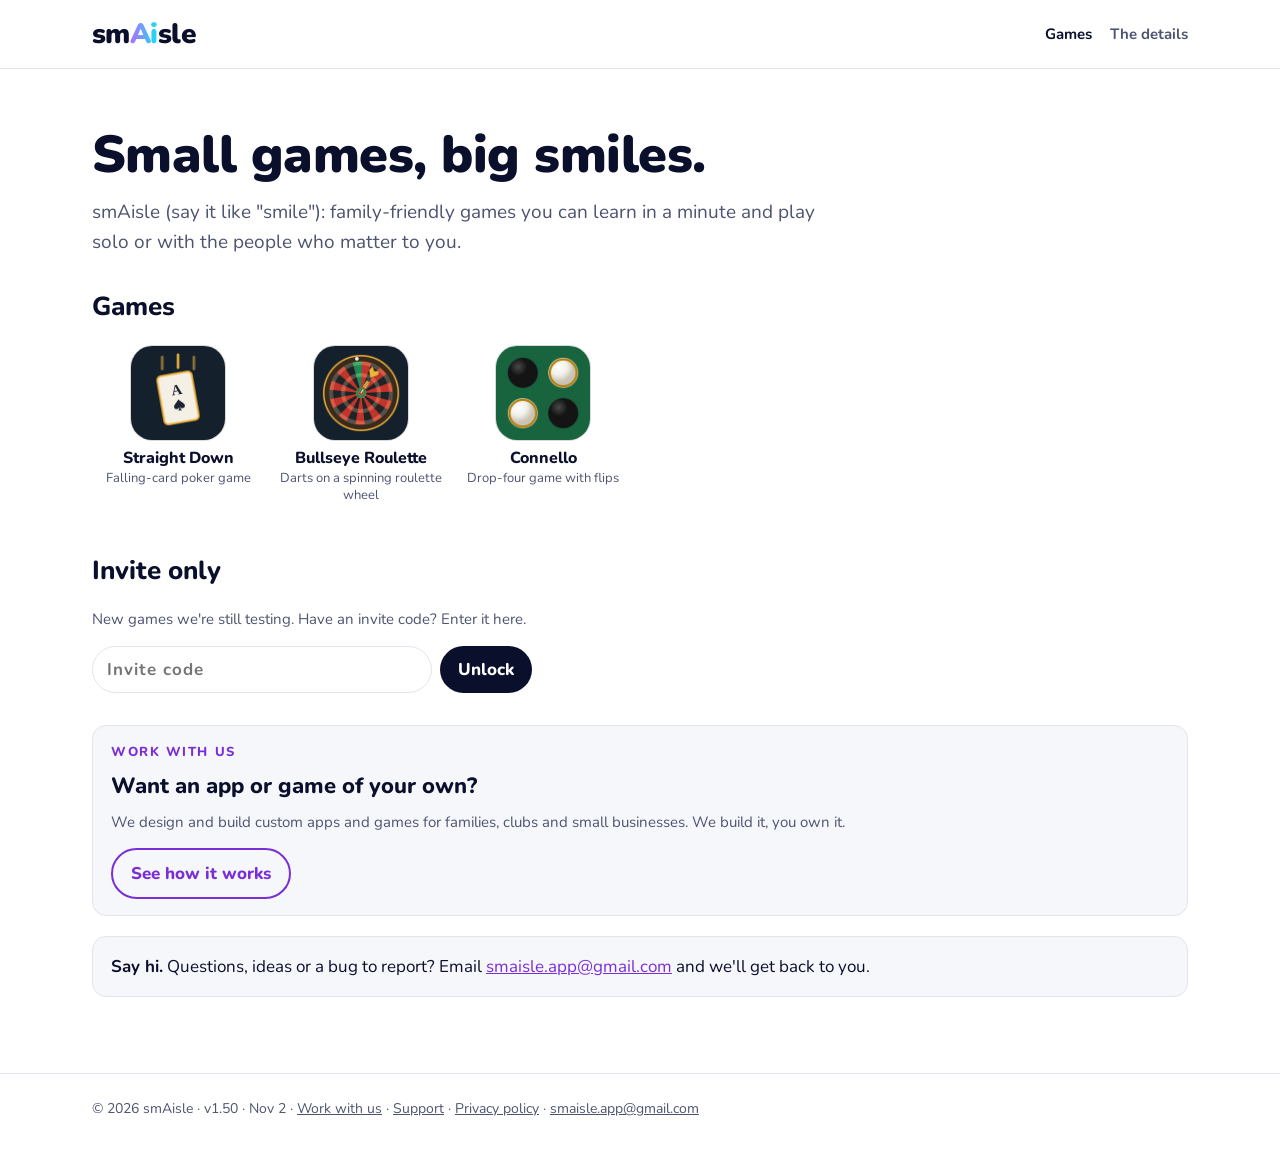
<file: index.html>
<!doctype html>
<html lang="en">
<head>
<meta charset="utf-8">
<meta name="viewport" content="width=device-width,initial-scale=1,maximum-scale=1,user-scalable=no">
<title>smAisle</title>
<meta name="description" content="Family-friendly games you can learn in a minute and play solo or with the people who matter to you.">
<link rel="icon" href="favicon.png" type="image/png">
<link rel="apple-touch-icon" href="apple-touch-icon.png">
<meta property="og:type" content="website">
<meta property="og:url" content="https://smaisle.app/">
<meta property="og:site_name" content="smAisle">
<meta property="og:title" content="smAisle: family-friendly games">
<meta property="og:description" content="Family-friendly games you can learn in a minute and play solo or with the people who matter to you.">
<meta property="og:image" content="https://smaisle.app/og.png">
<meta property="og:image:width" content="1200">
<meta property="og:image:height" content="630">
<meta name="twitter:card" content="summary_large_image">
<link rel="preconnect" href="https://fonts.googleapis.com">
<link rel="stylesheet" href="https://fonts.googleapis.com/css2?family=Nunito:wght@400;700;800;900&display=swap">
<link rel="stylesheet" href="style.css">
</head>
<body class="wide">
<header class="top"><div class="wrap">
  <a class="mark" href="./">sm<b>Ai</b>sle</a>
  <nav><a href="./" aria-current="page">Games</a><a href="about.html">The details</a></nav>
</div></header>
<main><div class="wrap">
  <h1>Small games, big smiles.</h1>
  <p class="lead">smAisle (say it like "smile"): family-friendly games you can learn in a minute and play solo or with the people who matter to you.</p>
  <h2 class="section">Games</h2>
  <div class="tiles">
    <a class="tile" href="/StraightDown/"><img src="icons/straight-down.png" alt="" width="72" height="72"><b>Straight Down</b><span>Falling-card poker game</span></a>
    <a class="tile" href="/BullseyeRoulette/"><img src="icons/bullseye-roulette.png" alt="" width="72" height="72"><b>Bullseye Roulette</b><span>Darts on a spinning roulette wheel</span></a>
    <a class="tile" href="/Connello/"><img src="icons/connello.png" alt="" width="72" height="72"><b>Connello</b><span>Drop-four game with flips</span></a>
  </div>

  <h2 class="section">Invite only</h2>
  <p class="meta">New games we're still testing. Have an invite code? Enter it here.</p>
  <form class="unlock" id="unlock" autocomplete="off">
    <input type="text" placeholder="Invite code" aria-label="Invite code" autocapitalize="off" spellcheck="false">
    <button class="btn" type="submit">Unlock</button>
  </form>
  <p class="meta" id="bad" hidden>That code didn't work. Check it and try again.</p>
  <p class="meta" id="mine" hidden><a href="invite.html">See your invite-only games →</a></p>
  <section class="note workbox"><p class="kicker">WORK WITH US</p><h2>Want an app or game of your own?</h2><p class="meta">We design and build custom apps and games for families, clubs and small businesses. We build it, you own it.</p><a class="btn ghost" href="work.html">See how it works</a></section>
  <section class="note" id="contact"><strong>Say hi.</strong> Questions, ideas or a bug to report? Email <a href="mailto:smaisle.app@gmail.com">smaisle.app@gmail.com</a> and we'll get back to you.</section>
</div></main>
<footer><div class="wrap">
  © 2026 smAisle · v1.50 · Nov 2 · <a href="work.html">Work with us</a> · <a href="support.html">Support</a> · <a href="privacy.html">Privacy policy</a> · <a href="mailto:smaisle.app@gmail.com">smaisle.app@gmail.com</a>
</div></footer>
<script src="invite.js?v=1.47"></script>
<script>
(function(){
  var form=document.getElementById('unlock'), bad=document.getElementById('bad');
  if(Invite.family()||Invite.owned().length) document.getElementById('mine').hidden=false;
  form.addEventListener('submit',function(e){
    e.preventDefault(); bad.hidden=true;
    Invite.check(form.querySelector('input').value).then(function(r){
      if(r==='family'||r==='all'||r==='some') location.href='invite.html';
      else if(r) Invite.go(r);
      else bad.hidden=false;
    });
  });
})();
</script>
</body>
</html>
</file>
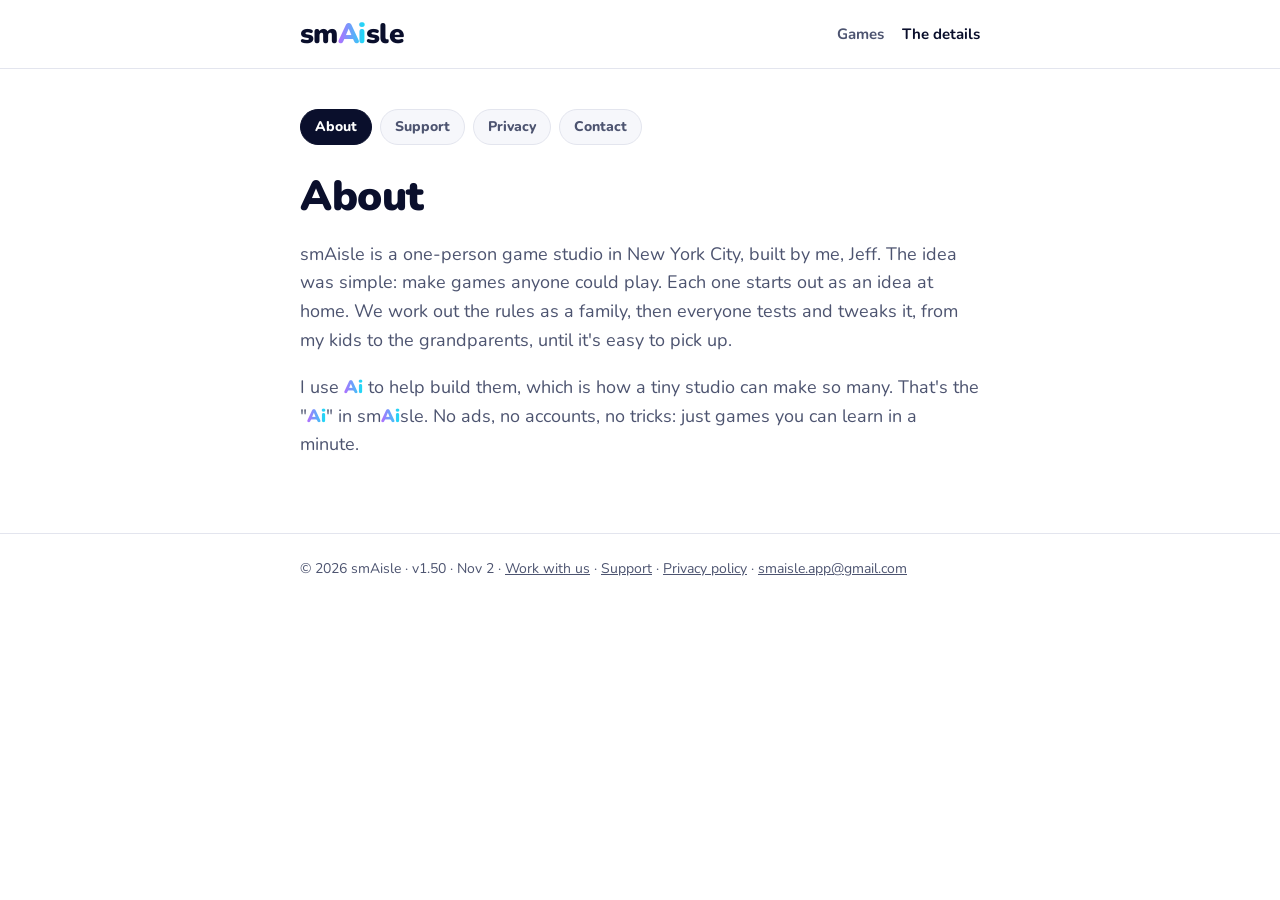
<file: about.html>
<!doctype html>
<html lang="en">
<head>
<meta charset="utf-8">
<meta name="viewport" content="width=device-width,initial-scale=1,maximum-scale=1,user-scalable=no">
<title>About · smAisle</title>
<meta name="description" content="smAisle is Jeff, making family-friendly games in New York City.">
<link rel="icon" href="favicon.png" type="image/png">
<link rel="apple-touch-icon" href="apple-touch-icon.png">
<link rel="preconnect" href="https://fonts.googleapis.com">
<link rel="stylesheet" href="https://fonts.googleapis.com/css2?family=Nunito:wght@400;700;800;900&display=swap">
<link rel="stylesheet" href="style.css">
</head>
<body>
<header class="top"><div class="wrap">
  <a class="mark" href="./">sm<b>Ai</b>sle</a>
  <nav><a href="./">Games</a><a href="about.html" aria-current="page">The details</a></nav>
</div></header>
<main><div class="wrap">
  <nav class="subnav"><a href="about.html" aria-current="page">About</a><a href="support.html">Support</a><a href="privacy.html">Privacy</a><a href="contact.html">Contact</a></nav>
  <h1>About</h1>
  <p class="about">smAisle is a one-person game studio in New York City, built by me, Jeff. The idea was simple: make games anyone could play. Each one starts out as an idea at home. We work out the rules as a family, then everyone tests and tweaks it, from my kids to the grandparents, until it's easy to pick up.</p>
  <p class="about">I use <b class="ai">Ai</b> to help build them, which is how a tiny studio can make so many. That's the "<b class="ai">Ai</b>" in sm<b class="ai">Ai</b>sle. No ads, no accounts, no tricks: just games you can learn in a minute.</p>
</div></main>
<footer><div class="wrap">
  © 2026 smAisle · v1.50 · Nov 2 · <a href="work.html">Work with us</a> · <a href="support.html">Support</a> · <a href="privacy.html">Privacy policy</a> · <a href="mailto:smaisle.app@gmail.com">smaisle.app@gmail.com</a>
</div></footer>
</body>
</html>
</file>
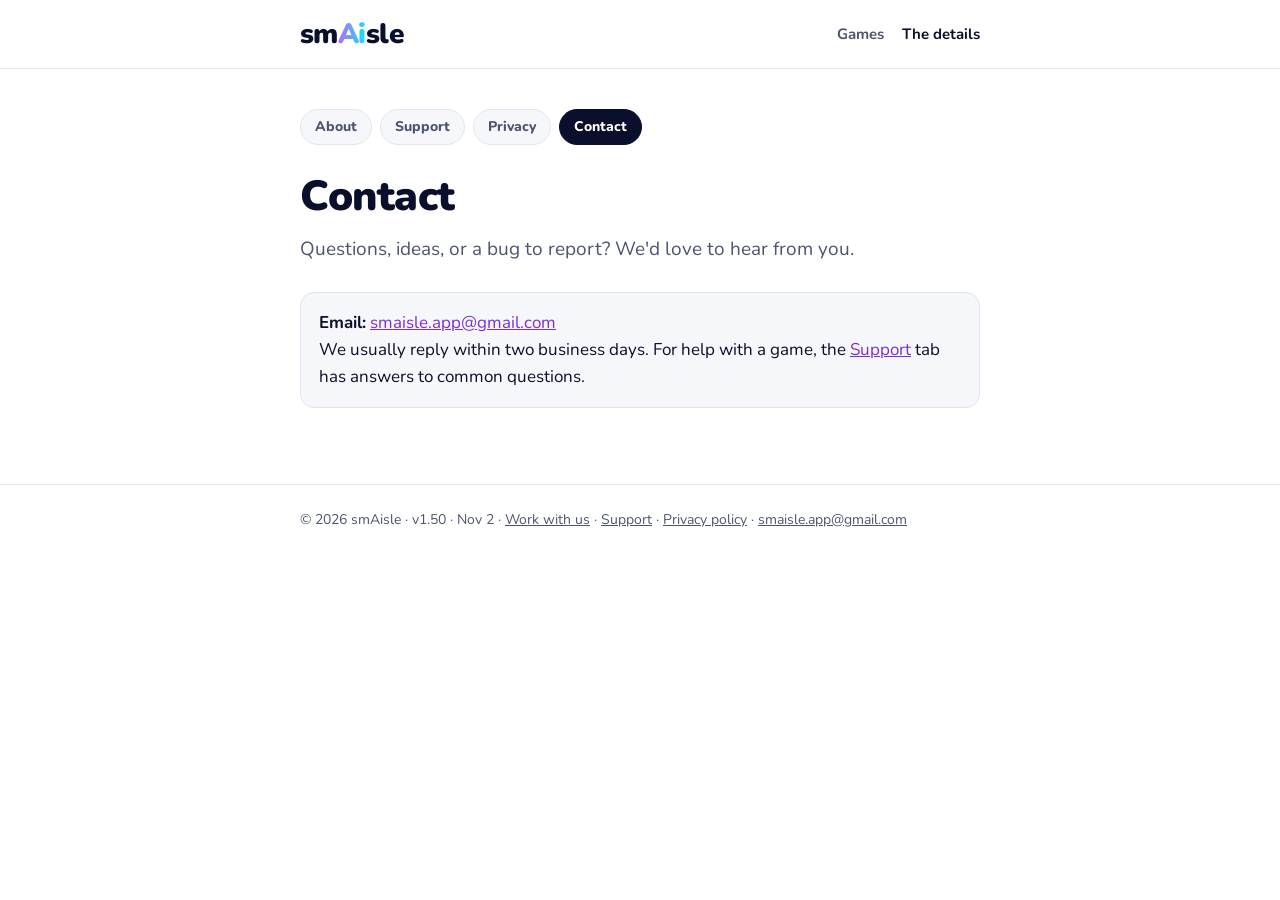
<file: contact.html>
<!doctype html>
<html lang="en">
<head>
<meta charset="utf-8">
<meta name="viewport" content="width=device-width,initial-scale=1,maximum-scale=1,user-scalable=no">
<title>Contact · smAisle</title>
<meta name="description" content="How to reach smAisle.">
<link rel="icon" href="favicon.png" type="image/png">
<link rel="apple-touch-icon" href="apple-touch-icon.png">
<link rel="preconnect" href="https://fonts.googleapis.com">
<link rel="stylesheet" href="https://fonts.googleapis.com/css2?family=Nunito:wght@400;700;800;900&display=swap">
<link rel="stylesheet" href="style.css">
</head>
<body>
<header class="top"><div class="wrap">
  <a class="mark" href="./">sm<b>Ai</b>sle</a>
  <nav><a href="./">Games</a><a href="about.html" aria-current="page">The details</a></nav>
</div></header>
<main><div class="wrap">
  <nav class="subnav"><a href="about.html">About</a><a href="support.html">Support</a><a href="privacy.html">Privacy</a><a href="contact.html" aria-current="page">Contact</a></nav>
  <h1>Contact</h1>
  <p class="lead">Questions, ideas, or a bug to report? We'd love to hear from you.</p>
  <div class="note"><strong>Email:</strong> <a href="mailto:smaisle.app@gmail.com">smaisle.app@gmail.com</a><br>We usually reply within two business days. For help with a game, the <a href="support.html">Support</a> tab has answers to common questions.</div>
</div></main>
<footer><div class="wrap">
  © 2026 smAisle · v1.50 · Nov 2 · <a href="work.html">Work with us</a> · <a href="support.html">Support</a> · <a href="privacy.html">Privacy policy</a> · <a href="mailto:smaisle.app@gmail.com">smaisle.app@gmail.com</a>
</div></footer>
</body>
</html>
</file>
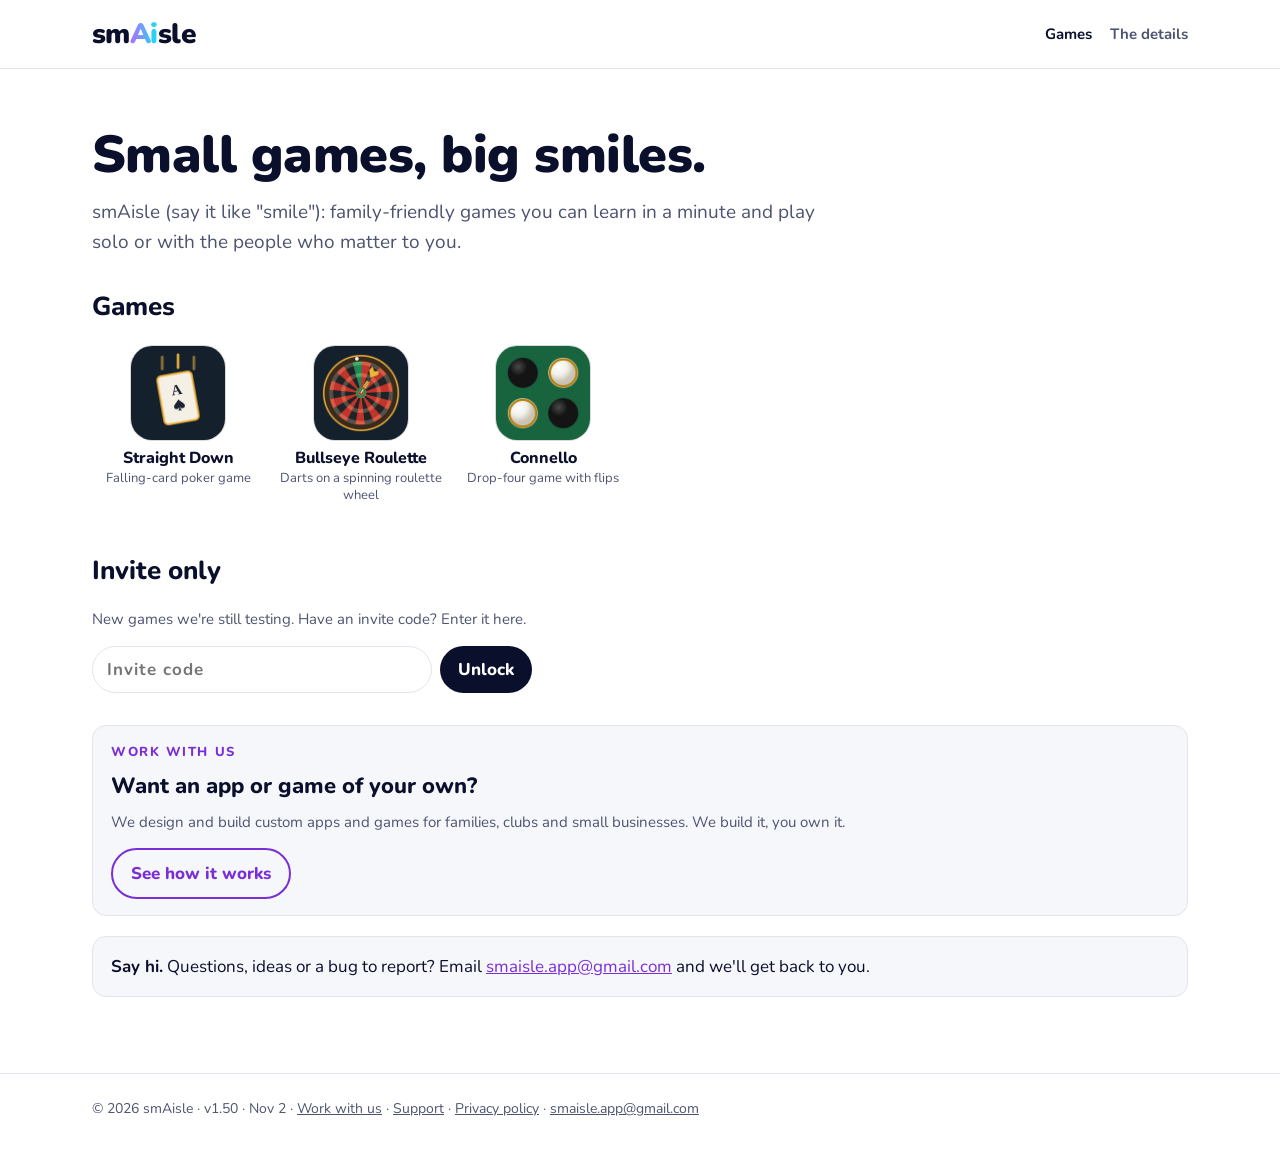
<file: invite.html>
<!doctype html>
<html lang="en">
<head>
<meta charset="utf-8">
<meta name="viewport" content="width=device-width,initial-scale=1,maximum-scale=1,user-scalable=no">
<title>Invite only · smAisle</title>
<meta name="description" content="smAisle games in testing.">
<meta name="robots" content="noindex">
<link rel="icon" href="favicon.png" type="image/png">
<link rel="apple-touch-icon" href="apple-touch-icon.png">
<link rel="preconnect" href="https://fonts.googleapis.com">
<link rel="stylesheet" href="https://fonts.googleapis.com/css2?family=Nunito:wght@400;700;800;900&family=Playfair+Display:wght@900&family=Libre+Franklin:wght@600;800&display=swap">
<link rel="stylesheet" href="style.css">
</head>
<body>
<header class="top"><div class="wrap">
  <a class="mark" href="./">sm<b>Ai</b>sle</a>
  <nav><a href="./">Games</a><a href="about.html">The details</a></nav>
</div></header>
<main><div class="wrap">
  <h1>Invite only <span class="beta">Beta</span></h1>
  <p class="lead">Games in testing. Your code unlocks them.</p>
  <a class="hubcard" data-hub="daily" href="/daily/" hidden>
    <span class="hc1"><img src="icons/smaisle-daily.png" alt="" width="64" height="64"><span><span class="lg"><span class="sm">smAisle</span><span class="dd">Daily</span></span><span class="hs">Three new games every day. One streak.</span></span></span>
    <span class="minis"><img src="icons/daily-15.png" alt="" width="34" height="34"><img src="icons/abc-deal.png" alt="" width="34" height="34"><img src="icons/gramble.png?v=2" alt="" width="34" height="34"><span>The Daily 15 · A, B, C, Deal · Gramble</span></span>
    <span class="hbtn">OPEN SMAISLE DAILY</span>
  </a>
  <h2 class="slab">IN TESTING</h2>
  <div class="lrows">
    <div class="lrow" data-game="shuffleblast">
      <a class="lhead play"><img src="icons/shuffle-blast.png" alt="" width="44" height="44"><b>Shuffle Blast</b><span class="ok">Unlocked ✓</span></a>
      <button type="button" class="lhead lockbtn"><img src="icons/shuffle-blast.png" alt="" width="44" height="44"><b>Shuffle Blast</b><span class="lk">🔒 Code</span></button>
      <form class="gunlock" autocomplete="off" hidden><input type="text" placeholder="Game code" aria-label="Game code" autocapitalize="characters" spellcheck="false"><button class="btn" type="submit">Unlock</button></form>
      <p class="meta gbad" hidden>That code isn't for this game.</p>
    </div>
    <div class="lrow" data-game="sdblast">
      <a class="lhead play"><img src="icons/straight-down.png" alt="" width="44" height="44"><b>Straight Down (full version)</b><span class="ok">Unlocked ✓</span></a>
      <button type="button" class="lhead lockbtn"><img src="icons/straight-down.png" alt="" width="44" height="44"><b>Straight Down (full version)</b><span class="lk">🔒 Code</span></button>
      <form class="gunlock" autocomplete="off" hidden><input type="text" placeholder="Game code" aria-label="Game code" autocapitalize="characters" spellcheck="false"><button class="btn" type="submit">Unlock</button></form>
      <p class="meta gbad" hidden>That code isn't for this game.</p>
    </div>
  </div>
  <p class="meta" id="nomore" hidden>More games in testing are coming soon.</p>
</div></main>
<footer><div class="wrap">
  © 2026 smAisle · v1.50 · Nov 2 · <a href="work.html">Work with us</a> · <a href="support.html">Support</a> · <a href="privacy.html">Privacy policy</a> · <a href="mailto:smaisle.app@gmail.com">smaisle.app@gmail.com</a>
</div></footer>
<script src="invite.js?v=1.47"></script>
<script>
(function(){
  // Needs Family&Friends (or any game code) first; otherwise back to the home page.
  if(!Invite.family()&&!Invite.owned().length){ location.replace('./#unlock'); return; }
  // smAisle Daily (the daily-games hub): for Family&Friends or anyone with a code for one of its games.
  // Each game inside it asks for its own code.
  var hub=document.querySelector('[data-hub=daily]');
  if(Invite.family()||['daily15','abcdeal','gramble'].some(function(k){ return Invite.owned().indexOf(k)>=0; })) hub.hidden=false;
  var shown=0;
  document.querySelectorAll('.lrow[data-game]').forEach(function(row){
    var g=row.getAttribute('data-game');
    var mine=Invite.owned().indexOf(g)>=0;
    // Someone who only has game codes sees just their games.
    if(!Invite.family()&&!mine){ row.hidden=true; return; }
    shown++;
    if(mine){ Invite.show(row); return; }
    row.querySelector('.play').hidden=true;
    row.querySelector('.lockbtn').addEventListener('click',function(){ var f=row.querySelector('.gunlock'); f.hidden=!f.hidden; if(!f.hidden) f.querySelector('input').focus(); });
    row.querySelector('.gunlock').addEventListener('submit',function(e){
      e.preventDefault();
      Invite.check(row.querySelector('input').value).then(function(r){
        if(r===g) Invite.go(r); else if(r==='all'||(r==='some'&&Invite.owned().indexOf(g)>=0)) location.reload(); else row.querySelector('.gbad').hidden=false;
      });
    });
  });
  if(!shown) document.querySelector('.slab').hidden=true;
})();
</script>
</body>
</html>
</file>
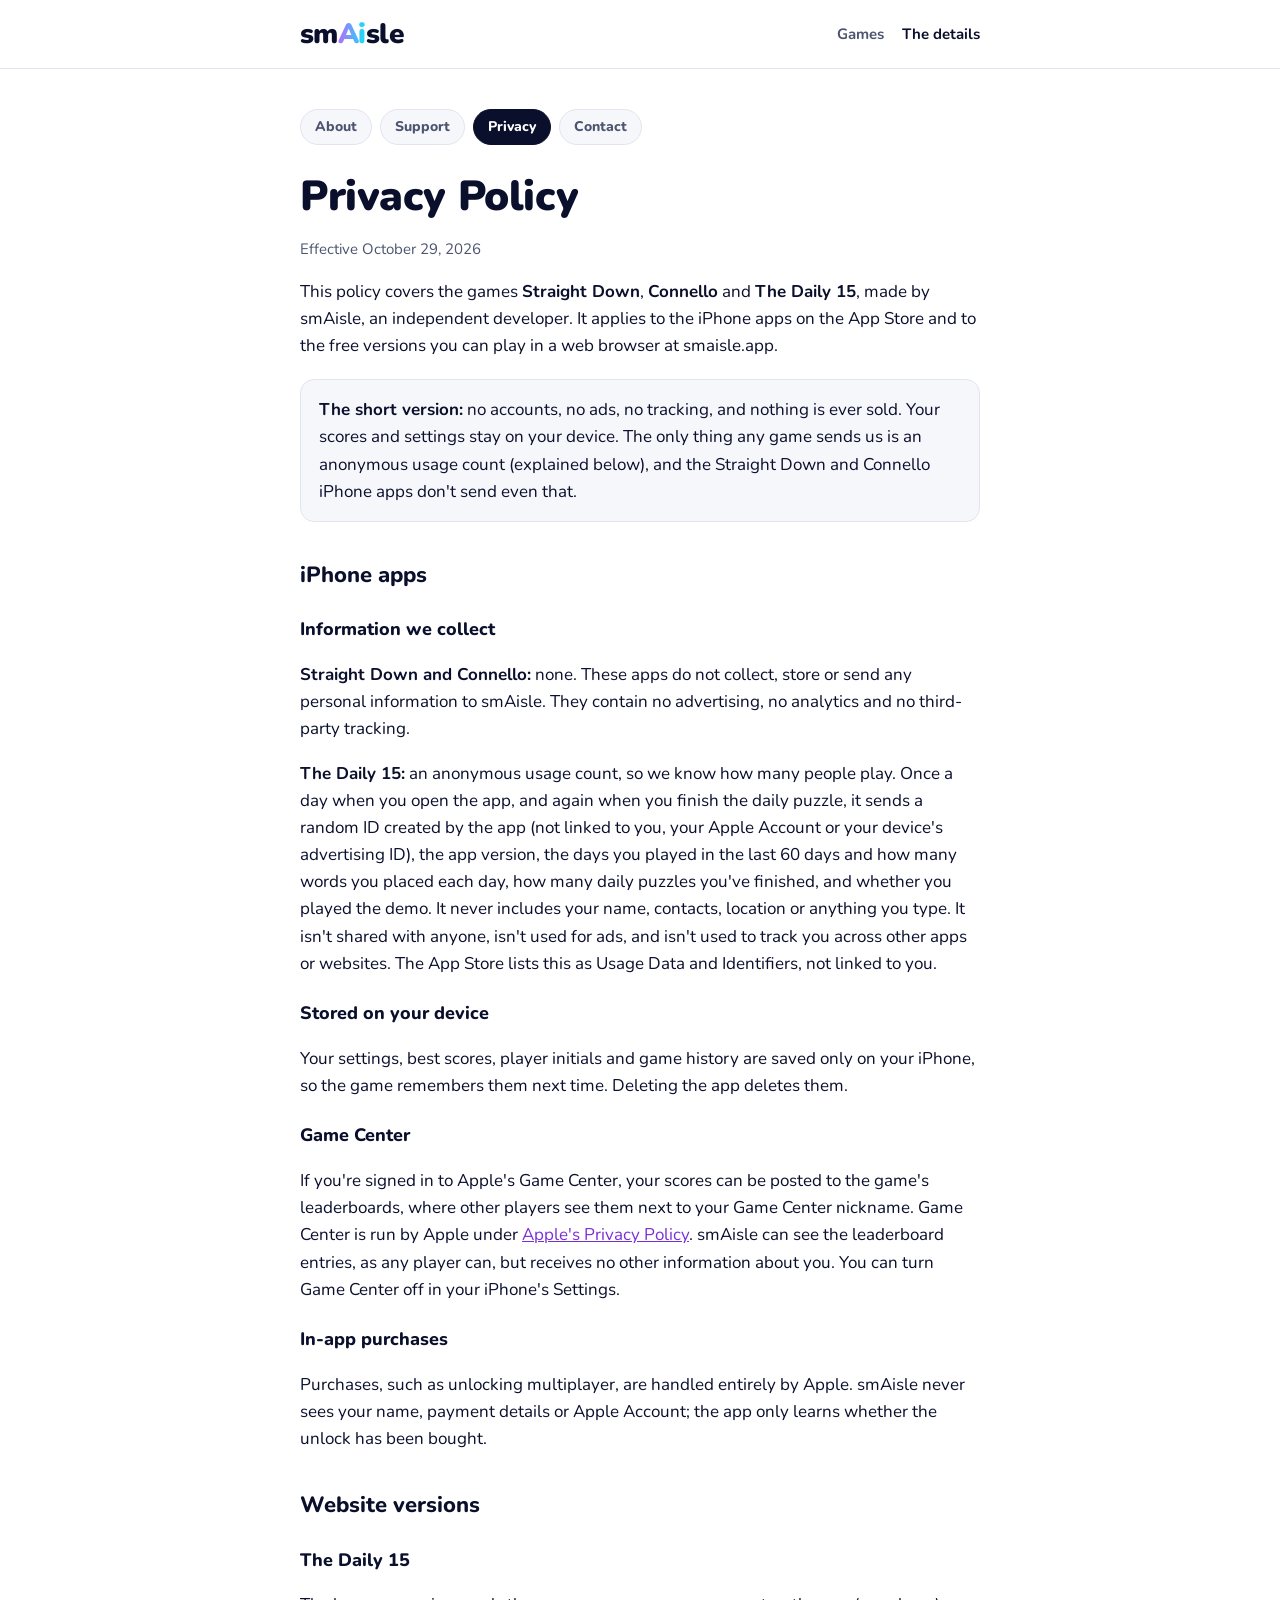
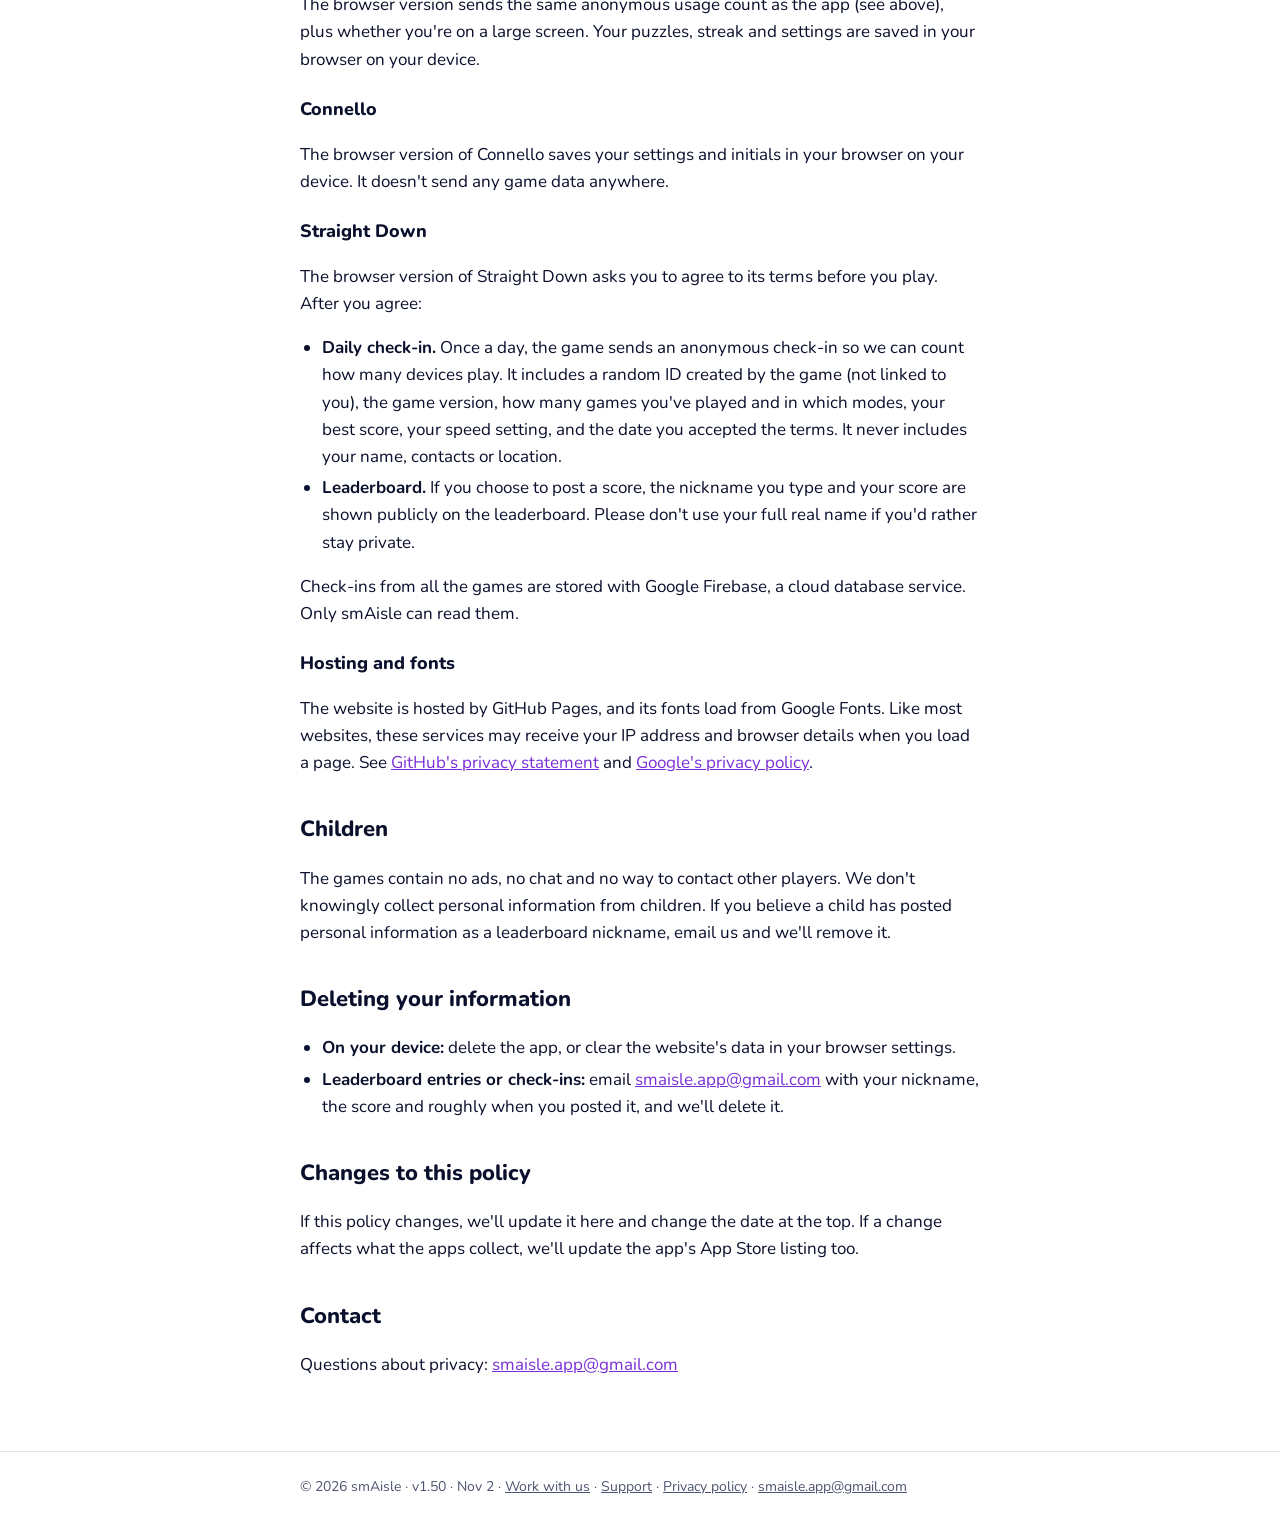
<file: privacy.html>
<!doctype html>
<html lang="en">
<head>
<meta charset="utf-8">
<meta name="viewport" content="width=device-width,initial-scale=1,maximum-scale=1,user-scalable=no">
<title>Privacy Policy · smAisle</title>
<meta name="description" content="Privacy policy for Straight Down and Connello by smAisle.">
<link rel="icon" href="favicon.png" type="image/png">
<link rel="apple-touch-icon" href="apple-touch-icon.png">
<link rel="preconnect" href="https://fonts.googleapis.com">
<link rel="stylesheet" href="https://fonts.googleapis.com/css2?family=Nunito:wght@400;700;800;900&display=swap">
<link rel="stylesheet" href="style.css">
</head>
<body>
<header class="top"><div class="wrap">
  <a class="mark" href="./">sm<b>Ai</b>sle</a>
  <nav><a href="./">Games</a><a href="about.html" aria-current="page">The details</a></nav>
</div></header>
<main><div class="wrap">
  <nav class="subnav"><a href="about.html">About</a><a href="support.html">Support</a><a href="privacy.html" aria-current="page">Privacy</a><a href="contact.html">Contact</a></nav>
  <h1>Privacy Policy</h1>
  <p class="meta">Effective October 29, 2026</p>

  <p>This policy covers the games <strong>Straight Down</strong>, <strong>Connello</strong> and <strong>The Daily 15</strong>, made by smAisle, an independent developer. It applies to the iPhone apps on the App Store and to the free versions you can play in a web browser at smaisle.app.</p>

  <div class="note"><strong>The short version:</strong> no accounts, no ads, no tracking, and nothing is ever sold. Your scores and settings stay on your device. The only thing any game sends us is an anonymous usage count (explained below), and the Straight Down and Connello iPhone apps don't send even that.</div>

  <h2>iPhone apps</h2>
  <h3>Information we collect</h3>
  <p><strong>Straight Down and Connello:</strong> none. These apps do not collect, store or send any personal information to smAisle. They contain no advertising, no analytics and no third-party tracking.</p>
  <p><strong>The Daily 15:</strong> an anonymous usage count, so we know how many people play. Once a day when you open the app, and again when you finish the daily puzzle, it sends a random ID created by the app (not linked to you, your Apple Account or your device's advertising ID), the app version, the days you played in the last 60 days and how many words you placed each day, how many daily puzzles you've finished, and whether you played the demo. It never includes your name, contacts, location or anything you type. It isn't shared with anyone, isn't used for ads, and isn't used to track you across other apps or websites. The App Store lists this as Usage Data and Identifiers, not linked to you.</p>
  <h3>Stored on your device</h3>
  <p>Your settings, best scores, player initials and game history are saved only on your iPhone, so the game remembers them next time. Deleting the app deletes them.</p>
  <h3>Game Center</h3>
  <p>If you're signed in to Apple's Game Center, your scores can be posted to the game's leaderboards, where other players see them next to your Game Center nickname. Game Center is run by Apple under <a href="https://www.apple.com/legal/privacy/">Apple's Privacy Policy</a>. smAisle can see the leaderboard entries, as any player can, but receives no other information about you. You can turn Game Center off in your iPhone's Settings.</p>
  <h3>In-app purchases</h3>
  <p>Purchases, such as unlocking multiplayer, are handled entirely by Apple. smAisle never sees your name, payment details or Apple Account; the app only learns whether the unlock has been bought.</p>

  <h2>Website versions</h2>
  <h3>The Daily 15</h3>
  <p>The browser version sends the same anonymous usage count as the app (see above), plus whether you're on a large screen. Your puzzles, streak and settings are saved in your browser on your device.</p>
  <h3>Connello</h3>
  <p>The browser version of Connello saves your settings and initials in your browser on your device. It doesn't send any game data anywhere.</p>
  <h3>Straight Down</h3>
  <p>The browser version of Straight Down asks you to agree to its terms before you play. After you agree:</p>
  <ul>
    <li><strong>Daily check-in.</strong> Once a day, the game sends an anonymous check-in so we can count how many devices play. It includes a random ID created by the game (not linked to you), the game version, how many games you've played and in which modes, your best score, your speed setting, and the date you accepted the terms. It never includes your name, contacts or location.</li>
    <li><strong>Leaderboard.</strong> If you choose to post a score, the nickname you type and your score are shown publicly on the leaderboard. Please don't use your full real name if you'd rather stay private.</li>
  </ul>
  <p>Check-ins from all the games are stored with Google Firebase, a cloud database service. Only smAisle can read them.</p>
  <h3>Hosting and fonts</h3>
  <p>The website is hosted by GitHub Pages, and its fonts load from Google Fonts. Like most websites, these services may receive your IP address and browser details when you load a page. See <a href="https://docs.github.com/site-policy/privacy-policies/github-general-privacy-statement">GitHub's privacy statement</a> and <a href="https://policies.google.com/privacy">Google's privacy policy</a>.</p>

  <h2>Children</h2>
  <p>The games contain no ads, no chat and no way to contact other players. We don't knowingly collect personal information from children. If you believe a child has posted personal information as a leaderboard nickname, email us and we'll remove it.</p>

  <h2>Deleting your information</h2>
  <ul>
    <li><strong>On your device:</strong> delete the app, or clear the website's data in your browser settings.</li>
    <li><strong>Leaderboard entries or check-ins:</strong> email <a href="mailto:smaisle.app@gmail.com">smaisle.app@gmail.com</a> with your nickname, the score and roughly when you posted it, and we'll delete it.</li>
  </ul>

  <h2>Changes to this policy</h2>
  <p>If this policy changes, we'll update it here and change the date at the top. If a change affects what the apps collect, we'll update the app's App Store listing too.</p>

  <h2>Contact</h2>
  <p>Questions about privacy: <a href="mailto:smaisle.app@gmail.com">smaisle.app@gmail.com</a></p>
</div></main>
<footer><div class="wrap">
  © 2026 smAisle · v1.50 · Nov 2 · <a href="work.html">Work with us</a> · <a href="support.html">Support</a> · <a href="privacy.html">Privacy policy</a> · <a href="mailto:smaisle.app@gmail.com">smaisle.app@gmail.com</a>
</div></footer>
</body>
</html>
</file>
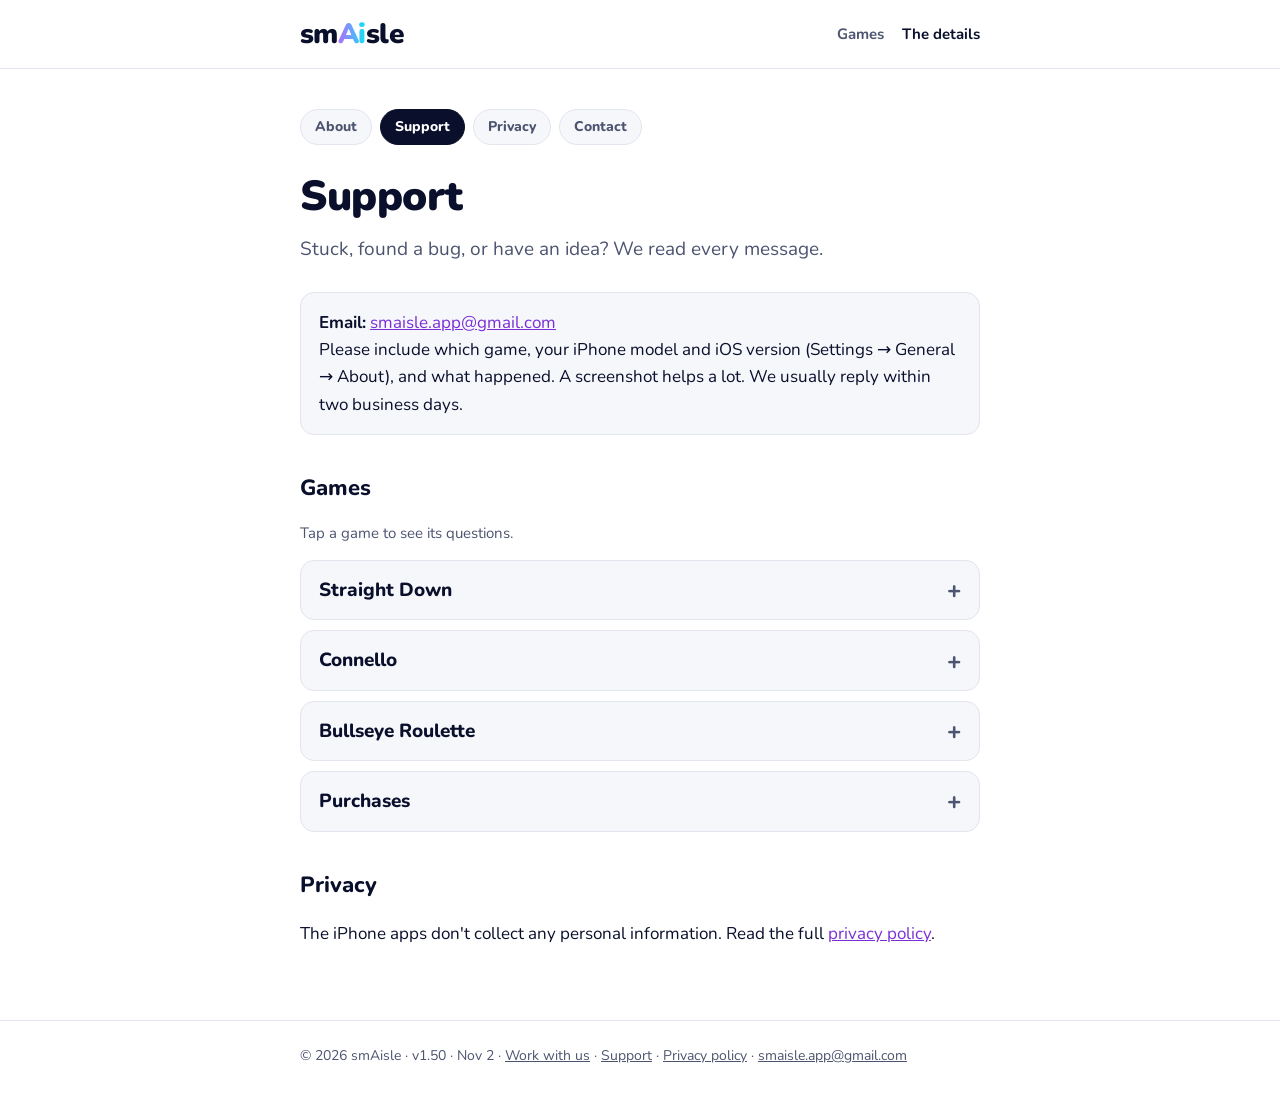
<file: support.html>
<!doctype html>
<html lang="en">
<head>
<meta charset="utf-8">
<meta name="viewport" content="width=device-width,initial-scale=1,maximum-scale=1,user-scalable=no">
<title>Support · smAisle</title>
<meta name="description" content="Help and contact for Straight Down and Connello by smAisle.">
<link rel="icon" href="favicon.png" type="image/png">
<link rel="apple-touch-icon" href="apple-touch-icon.png">
<link rel="preconnect" href="https://fonts.googleapis.com">
<link rel="stylesheet" href="https://fonts.googleapis.com/css2?family=Nunito:wght@400;700;800;900&display=swap">
<link rel="stylesheet" href="style.css">
</head>
<body>
<header class="top"><div class="wrap">
  <a class="mark" href="./">sm<b>Ai</b>sle</a>
  <nav><a href="./">Games</a><a href="about.html" aria-current="page">The details</a></nav>
</div></header>
<main><div class="wrap">
  <nav class="subnav"><a href="about.html">About</a><a href="support.html" aria-current="page">Support</a><a href="privacy.html">Privacy</a><a href="contact.html">Contact</a></nav>
  <h1>Support</h1>
  <p class="lead">Stuck, found a bug, or have an idea? We read every message.</p>

  <div class="note"><strong>Email:</strong> <a href="mailto:smaisle.app@gmail.com?subject=Game%20support">smaisle.app@gmail.com</a><br>
  Please include which game, your iPhone model and iOS version (Settings → General → About), and what happened. A screenshot helps a lot. We usually reply within two business days.</div>

  <h2>Games</h2>
  <p class="meta">Tap a game to see its questions.</p>
  <details class="faq">
    <summary>Straight Down</summary>
  <h3>How do I play?</h3>
  <p>Cards fall one at a time. Move each card left or right and drop it. Line up three cards in a row or column to make a flush, straight or three of a kind, and they clear. Five in a line make the big hands: full houses, four of a kind and straight flushes. Clears can chain for bonus points. The game ends when the middle column fills to the top.</p>
  <h3>Can I pause?</h3>
  <p>Yes. Tap pause, or just switch apps; the game pauses itself. In multiplayer, pausing stops the turn clock.</p>
  <h3>Why isn't my score on the leaderboard?</h3>
  <p>On iPhone, leaderboards use Apple's Game Center, so you need to be signed in to Game Center (Settings → Game Center). Only Single deck and Endless scores are posted; multiplayer scores aren't. Scores can take a minute to appear.</p>
  <h3>Is there real money or gambling?</h3>
  <p>No. Poker hands are only used for scoring. There's no betting, no chips and no prizes.</p>
  </details>
  <details class="faq">
    <summary>Connello</summary>
  <h3>How do I play?</h3>
  <p>Players take turns dropping a disc into a column; it falls to the lowest open spot. Any straight line of your opponent's discs trapped between your new disc and one of yours flips to your color, in all eight directions. Flipped discs get a gold ring.</p>
  <h3>How do I win?</h3>
  <p>In <em>Four in a row</em>, get four of your own discs in a line. Only discs you dropped count; flipped discs don't, so flipping can break your opponent's line. If the board fills up, whoever has more discs wins. In <em>Most discs</em>, play until the board is full and the bigger count wins.</p>
  <h3>Can I play against the computer?</h3>
  <p>Yes, on Easy or Hard. You can also play a friend on the same phone.</p>
  </details>
  <details class="faq">
    <summary>Bullseye Roulette</summary>
  <h3>How do I play?</h3>
  <p>Bet Red or Black, then tap Roll. Only the number the ball lands on scores: singles, doubles count ×2 and triples ×3. Count down from 301 to exactly zero in as few darts as you can. Going below zero is a bust and the round doesn't count.</p>
  <h3>What are the special rules?</h3>
  <p>If the ball lands on your color you get a bonus 4th dart. If it lands on WILD, or you have 60 or less to go, the whole board is live, bull and bullseye included. Three hits on the ball's number in one round counts double. A dart in the green WILD wedge comes back to you.</p>
  <h3>What modes are there?</h3>
  <p>Normal, Hard (the numbers move every round) and Daily (everyone gets the same ball rolls each day). Play solo, against the computer, or with 2 players taking turns on one phone.</p>
  <h3>Is there real money or gambling?</h3>
  <p>No. The roulette wheel only picks which number to aim at. There's no betting of money, no chips and no prizes.</p>
  </details>
  <details class="faq">
    <summary>Purchases</summary>
  <h3>How do I unlock multiplayer?</h3>
  <p>Each game lets you play one free multiplayer game a day. To play as much as you like, open the menu and tap <strong>Unlock multiplayer</strong>. It's a one-time purchase, with no subscription.</p>
  <h3>I bought the unlock but it's gone</h3>
  <p>Open the menu and tap <strong>Restore purchases</strong>, signed in with the same Apple Account you used to buy it. This also brings your unlock to a new iPhone.</p>
  <h3>Refunds</h3>
  <p>Purchases are made through Apple, so refunds are handled by Apple at <a href="https://reportaproblem.apple.com">reportaproblem.apple.com</a>.</p>
  </details>
  <h2>Privacy</h2>
  <p>The iPhone apps don't collect any personal information. Read the full <a href="privacy.html">privacy policy</a>.</p>
</div></main>
<footer><div class="wrap">
  © 2026 smAisle · v1.50 · Nov 2 · <a href="work.html">Work with us</a> · <a href="support.html">Support</a> · <a href="privacy.html">Privacy policy</a> · <a href="mailto:smaisle.app@gmail.com">smaisle.app@gmail.com</a>
</div></footer>
</body>
</html>
</file>
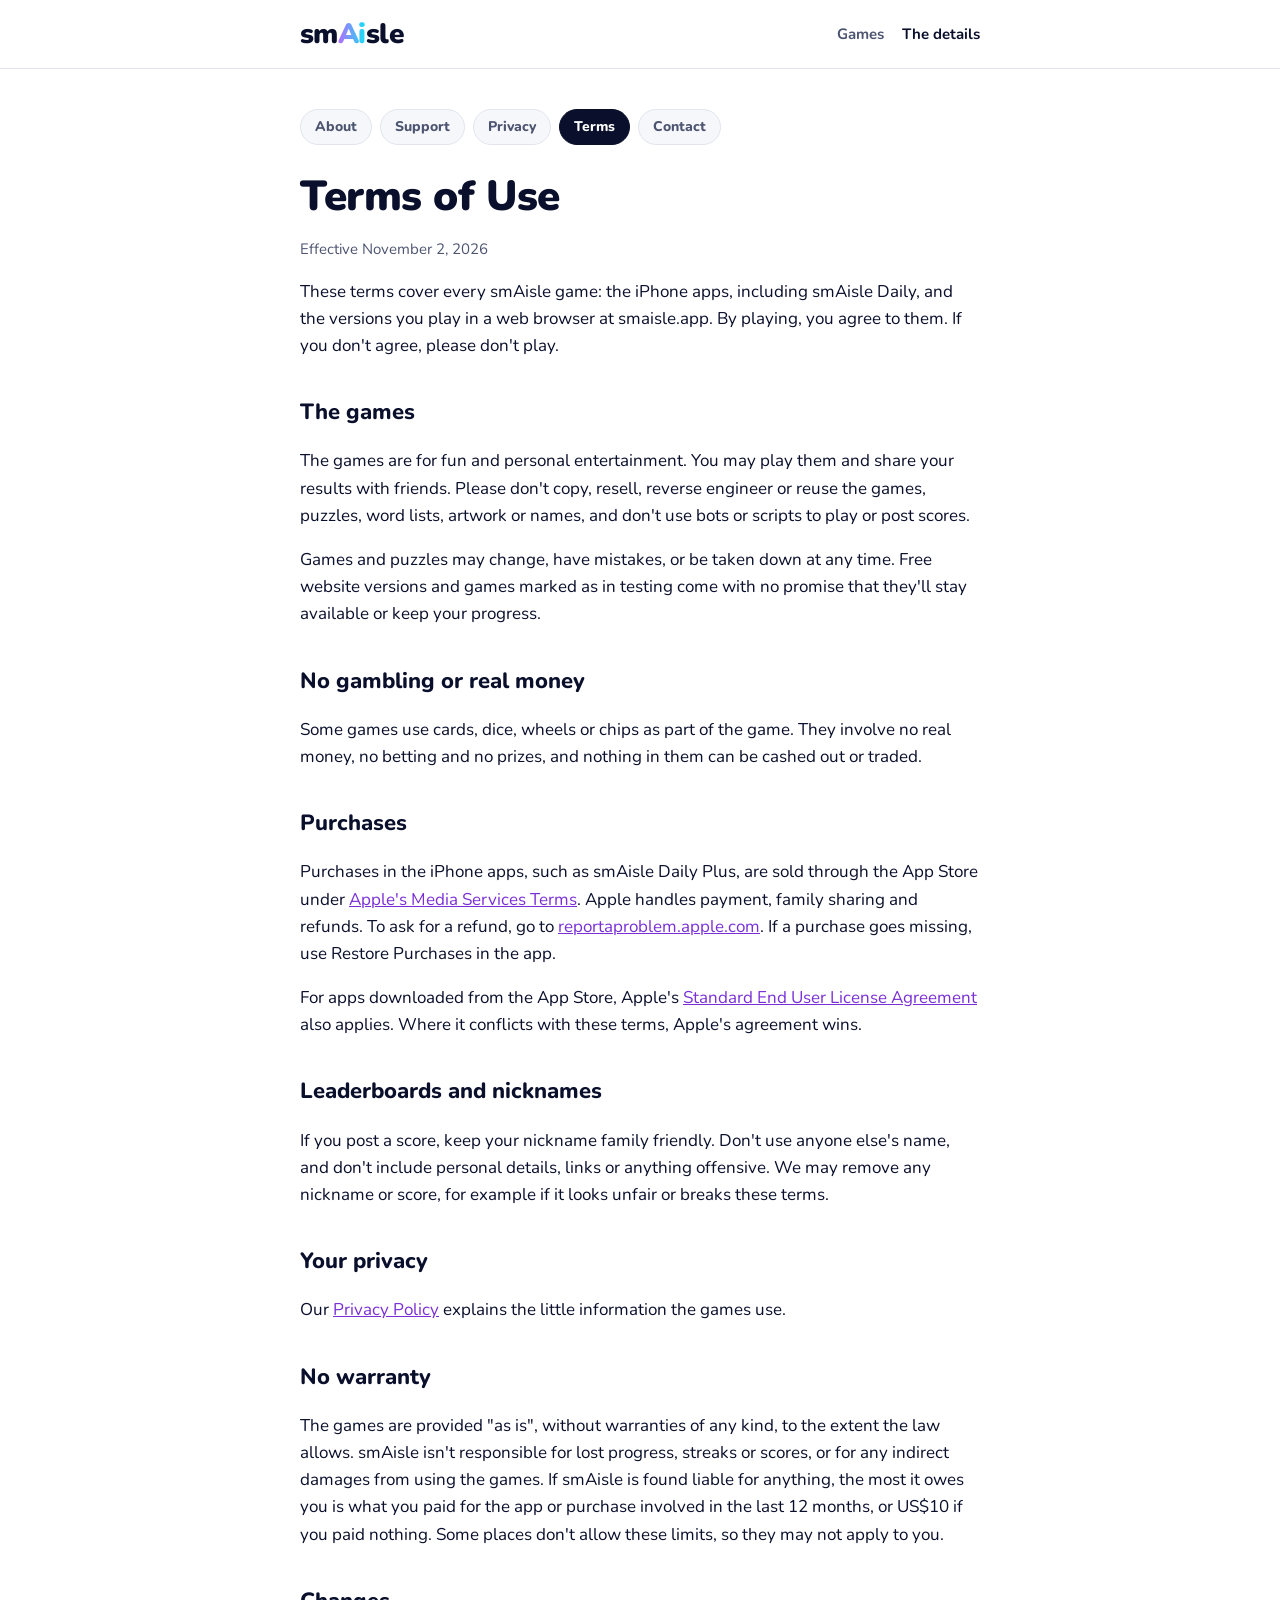
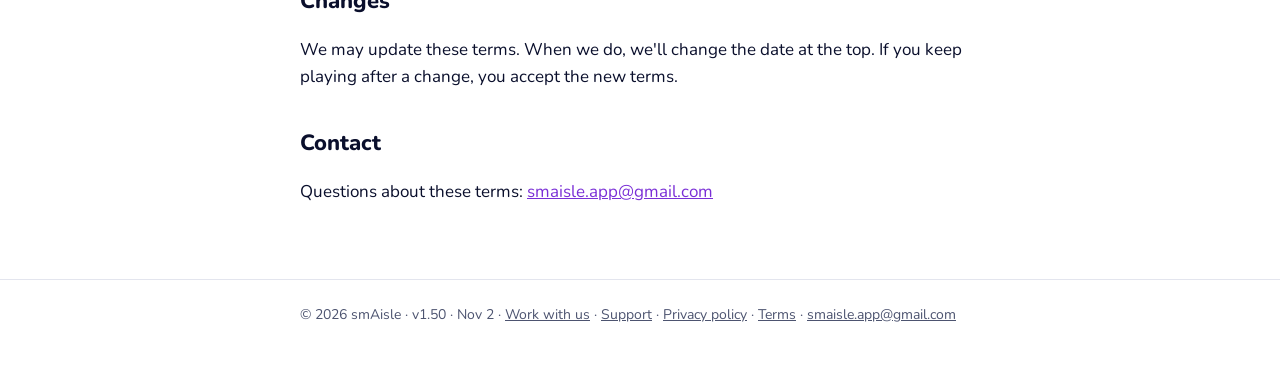
<file: terms.html>
<!doctype html>
<html lang="en">
<head>
<meta charset="utf-8">
<meta name="viewport" content="width=device-width,initial-scale=1,maximum-scale=1,user-scalable=no">
<title>Terms of Use · smAisle</title>
<meta name="description" content="Terms of use for smAisle games, the smAisle Daily app and smaisle.app.">
<link rel="icon" href="favicon.png" type="image/png">
<link rel="apple-touch-icon" href="apple-touch-icon.png">
<link rel="preconnect" href="https://fonts.googleapis.com">
<link rel="stylesheet" href="https://fonts.googleapis.com/css2?family=Nunito:wght@400;700;800;900&display=swap">
<link rel="stylesheet" href="style.css">
</head>
<body>
<header class="top"><div class="wrap">
  <a class="mark" href="./">sm<b>Ai</b>sle</a>
  <nav><a href="./">Games</a><a href="about.html" aria-current="page">The details</a></nav>
</div></header>
<main><div class="wrap">
  <nav class="subnav"><a href="about.html">About</a><a href="support.html">Support</a><a href="privacy.html">Privacy</a><a href="terms.html" aria-current="page">Terms</a><a href="contact.html">Contact</a></nav>
  <h1>Terms of Use</h1>
  <p class="meta">Effective November 2, 2026</p>

  <p>These terms cover every smAisle game: the iPhone apps, including smAisle Daily, and the versions you play in a web browser at smaisle.app. By playing, you agree to them. If you don't agree, please don't play.</p>

  <h2>The games</h2>
  <p>The games are for fun and personal entertainment. You may play them and share your results with friends. Please don't copy, resell, reverse engineer or reuse the games, puzzles, word lists, artwork or names, and don't use bots or scripts to play or post scores.</p>
  <p>Games and puzzles may change, have mistakes, or be taken down at any time. Free website versions and games marked as in testing come with no promise that they'll stay available or keep your progress.</p>

  <h2>No gambling or real money</h2>
  <p>Some games use cards, dice, wheels or chips as part of the game. They involve no real money, no betting and no prizes, and nothing in them can be cashed out or traded.</p>

  <h2>Purchases</h2>
  <p>Purchases in the iPhone apps, such as smAisle Daily Plus, are sold through the App Store under <a href="https://www.apple.com/legal/internet-services/itunes/">Apple's Media Services Terms</a>. Apple handles payment, family sharing and refunds. To ask for a refund, go to <a href="https://reportaproblem.apple.com">reportaproblem.apple.com</a>. If a purchase goes missing, use Restore Purchases in the app.</p>
  <p>For apps downloaded from the App Store, Apple's <a href="https://www.apple.com/legal/internet-services/itunes/dev/stdeula/">Standard End User License Agreement</a> also applies. Where it conflicts with these terms, Apple's agreement wins.</p>

  <h2>Leaderboards and nicknames</h2>
  <p>If you post a score, keep your nickname family friendly. Don't use anyone else's name, and don't include personal details, links or anything offensive. We may remove any nickname or score, for example if it looks unfair or breaks these terms.</p>

  <h2>Your privacy</h2>
  <p>Our <a href="privacy.html">Privacy Policy</a> explains the little information the games use.</p>

  <h2>No warranty</h2>
  <p>The games are provided "as is", without warranties of any kind, to the extent the law allows. smAisle isn't responsible for lost progress, streaks or scores, or for any indirect damages from using the games. If smAisle is found liable for anything, the most it owes you is what you paid for the app or purchase involved in the last 12 months, or US$10 if you paid nothing. Some places don't allow these limits, so they may not apply to you.</p>

  <h2>Changes</h2>
  <p>We may update these terms. When we do, we'll change the date at the top. If you keep playing after a change, you accept the new terms.</p>

  <h2>Contact</h2>
  <p>Questions about these terms: <a href="mailto:smaisle.app@gmail.com">smaisle.app@gmail.com</a></p>
</div></main>
<footer><div class="wrap">
  © 2026 smAisle · v1.50 · Nov 2 · <a href="work.html">Work with us</a> · <a href="support.html">Support</a> · <a href="privacy.html">Privacy policy</a> · <a href="terms.html">Terms</a> · <a href="mailto:smaisle.app@gmail.com">smaisle.app@gmail.com</a>
</div></footer>
</body>
</html>
</file>
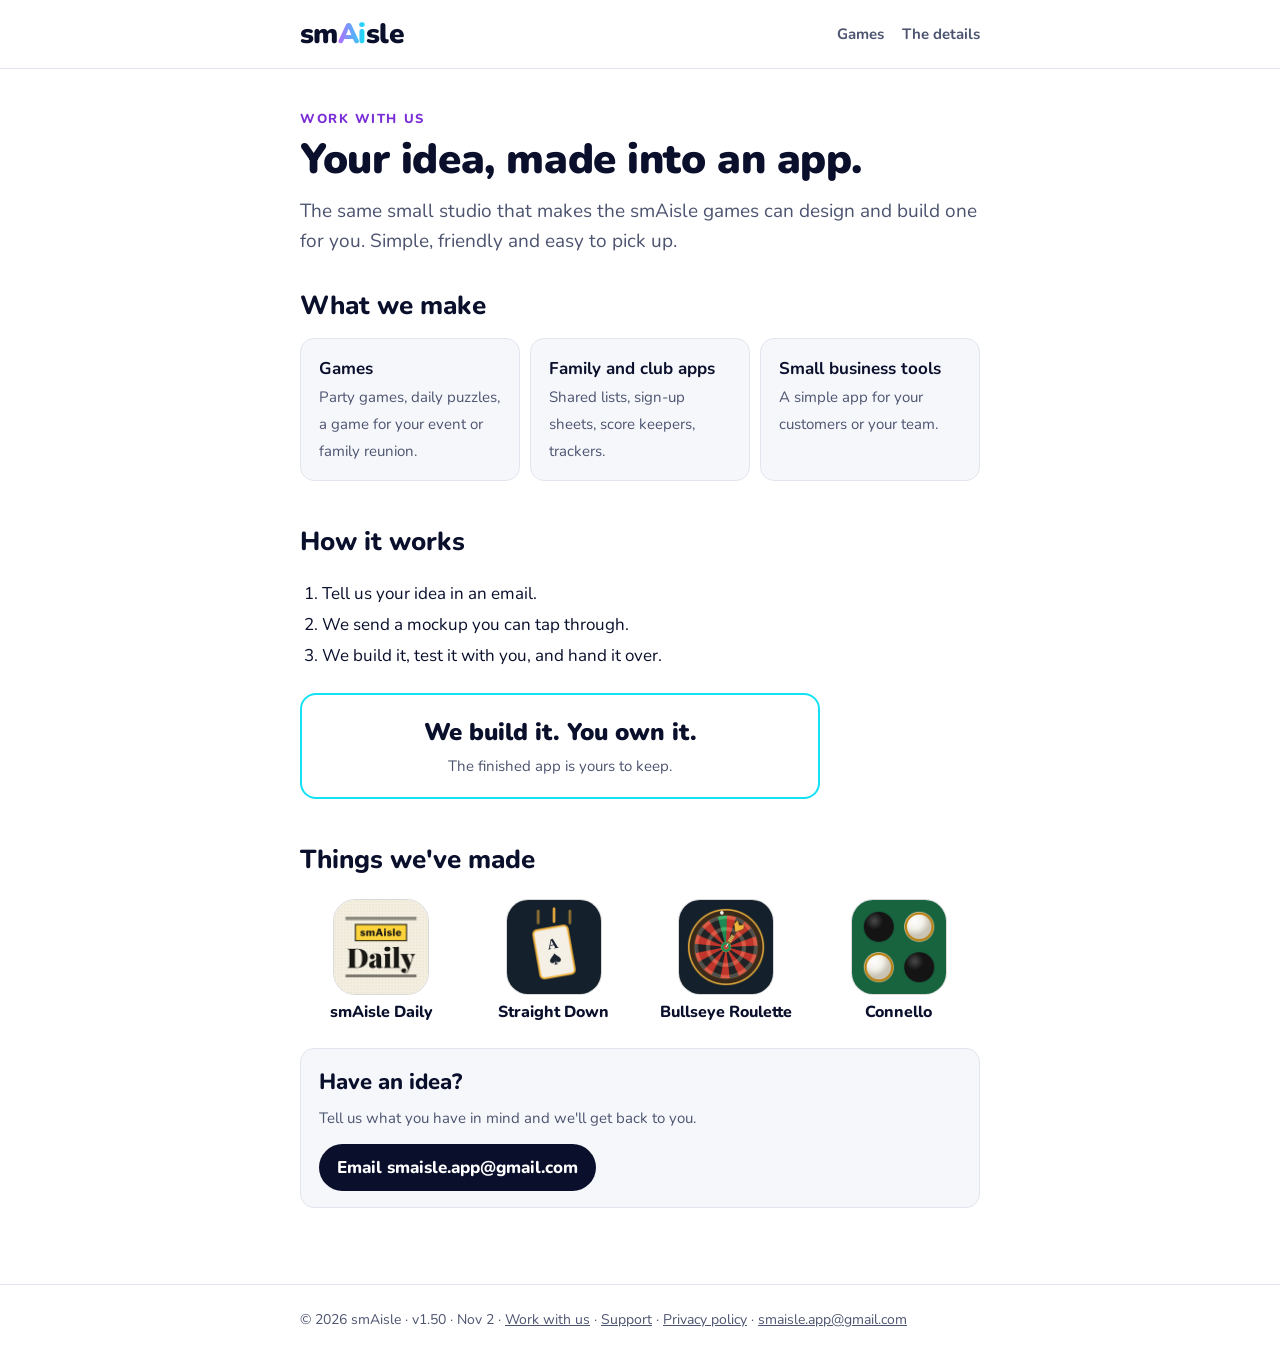
<file: work.html>
<!doctype html>
<html lang="en">
<head>
<meta charset="utf-8">
<meta name="viewport" content="width=device-width,initial-scale=1,maximum-scale=1,user-scalable=no">
<title>Work with us · smAisle</title>
<meta name="description" content="smAisle designs and builds custom apps and games for families, clubs and small businesses. We build it, you own it.">
<link rel="icon" href="favicon.png" type="image/png">
<link rel="apple-touch-icon" href="apple-touch-icon.png">
<link rel="preconnect" href="https://fonts.googleapis.com">
<link rel="stylesheet" href="https://fonts.googleapis.com/css2?family=Nunito:wght@400;700;800;900&display=swap">
<link rel="stylesheet" href="style.css">
</head>
<body>
<header class="top"><div class="wrap">
  <a class="mark" href="./">sm<b>Ai</b>sle</a>
  <nav><a href="./">Games</a><a href="about.html">The details</a></nav>
</div></header>
<main><div class="wrap">
  <p class="kicker">WORK WITH US</p>
  <h1>Your idea, made into an app.</h1>
  <p class="lead">The same small studio that makes the smAisle games can design and build one for you. Simple, friendly and easy to pick up.</p>
  <h2 class="section">What we make</h2>
  <div class="wcards">
    <div class="note"><strong>Games</strong><br><span class="meta">Party games, daily puzzles, a game for your event or family reunion.</span></div>
    <div class="note"><strong>Family and club apps</strong><br><span class="meta">Shared lists, sign-up sheets, score keepers, trackers.</span></div>
    <div class="note"><strong>Small business tools</strong><br><span class="meta">A simple app for your customers or your team.</span></div>
  </div>
  <h2 class="section">How it works</h2>
  <ol class="steps">
    <li>Tell us your idea in an email.</li>
    <li>We send a mockup you can tap through.</li>
    <li>We build it, test it with you, and hand it over.</li>
  </ol>
  <div class="own"><b>We build it. You own it.</b><span>The finished app is yours to keep.</span></div>
  <h2 class="section">Things we've made</h2>
  <div class="tiles">
    <div class="tile"><img src="icons/smaisle-daily.png" alt="" width="72" height="72"><b>smAisle Daily</b></div><div class="tile"><img src="icons/straight-down.png" alt="" width="72" height="72"><b>Straight Down</b></div><div class="tile"><img src="icons/bullseye-roulette.png" alt="" width="72" height="72"><b>Bullseye Roulette</b></div><div class="tile"><img src="icons/connello.png" alt="" width="72" height="72"><b>Connello</b></div>
  </div>
  <section class="note wcta"><h2>Have an idea?</h2><p class="meta">Tell us what you have in mind and we'll get back to you.</p><a class="btn" href="mailto:smaisle.app@gmail.com?subject=App%20idea">Email smaisle.app@gmail.com</a></section>
</div></main>
<footer><div class="wrap">
  © 2026 smAisle · v1.50 · Nov 2 · <a href="work.html">Work with us</a> · <a href="support.html">Support</a> · <a href="privacy.html">Privacy policy</a> · <a href="mailto:smaisle.app@gmail.com">smaisle.app@gmail.com</a>
</div></footer>
</body>
</html>
</file>
<file: style.css>
:root{
  --navy:#0A0F2C; --purple:#B56BFF; --cyan:#13E2F5;
  --bg:#ffffff; --ink:#0A0F2C; --muted:#4d5470; --line:#e3e5ee; --card:#f6f7fb;
  --link:#7a2fd6;
  color-scheme:light dark;
}
@media (prefers-color-scheme:dark){:root{
  --bg:#0A0F2C; --ink:#f3f4fa; --muted:#a8aecb; --line:#222a52; --card:#111841; --link:#13E2F5;
}}
*{box-sizing:border-box}
html{-webkit-text-size-adjust:100%;touch-action:manipulation}
body{margin:0;background:var(--bg);color:var(--ink);font:17px/1.6 "Nunito",system-ui,-apple-system,sans-serif}
a{color:var(--link)}
.wrap{max-width:720px;margin:0 auto;padding:0 20px}
header.top{border-bottom:1px solid var(--line)}
header.top .wrap{display:flex;align-items:center;justify-content:space-between;gap:16px;min-height:68px;flex-wrap:wrap}
.mark{font-weight:900;font-size:28px;letter-spacing:-.02em;color:var(--ink);text-decoration:none;line-height:1}
.mark b{font-weight:900;background:linear-gradient(90deg,var(--purple),var(--cyan));-webkit-background-clip:text;background-clip:text;color:transparent}
nav a{color:var(--muted);text-decoration:none;font-weight:700;margin-left:18px;font-size:15px}
nav a:first-child{margin-left:0}
nav a:hover,nav a[aria-current]{color:var(--ink)}
main{padding:40px 0 56px}
h1{font-weight:900;font-size:clamp(30px,6vw,42px);line-height:1.15;margin:0 0 12px;letter-spacing:-.01em}
h2{font-weight:800;font-size:22px;margin:36px 0 8px}
h3{font-weight:800;font-size:18px;margin:22px 0 4px}
p,li{color:var(--ink)}
.lead{font-size:19px;color:var(--muted);margin:0 0 28px}
.meta{color:var(--muted);font-size:15px}
.games{display:grid;gap:16px;grid-template-columns:repeat(auto-fit,minmax(260px,1fr));margin-top:8px}
.game{background:var(--card);border:1px solid var(--line);border-radius:18px;padding:22px}
.game h2{margin:0 0 6px}
.game p{margin:0 0 16px;color:var(--muted)}
.btn{display:inline-block;font-weight:800;text-decoration:none;border-radius:999px;padding:10px 18px;background:var(--navy);color:#fff}
@media (prefers-color-scheme:dark){.btn{background:linear-gradient(90deg,var(--purple),var(--cyan));color:var(--navy)}}
.soon{display:inline-block;margin-left:10px;font-size:14px;color:var(--muted);font-weight:700}
.note{background:var(--card);border:1px solid var(--line);border-radius:14px;padding:16px 18px;margin:20px 0}
ul{padding-left:22px}
li{margin:4px 0}
footer{border-top:1px solid var(--line);padding:24px 0 40px;color:var(--muted);font-size:14px}
footer a{color:var(--muted)}
.unlock{display:flex;gap:8px;flex-wrap:wrap}
.unlock input{flex:1;min-width:0;font:inherit;font-weight:700;letter-spacing:.06em;padding:9px 14px;border-radius:999px;border:1px solid var(--line);background:var(--bg);color:var(--ink)}
.unlock .btn{border:0;cursor:pointer;font:inherit;font-weight:800}
[hidden]{display:none!important}
.beta{display:inline-block;vertical-align:middle;margin-left:6px;font-size:12px;font-weight:800;letter-spacing:.06em;text-transform:uppercase;padding:2px 9px;border-radius:999px;background:linear-gradient(90deg,var(--purple),var(--cyan));color:#0A0F2C}
h2.section{font-size:26px;margin:40px 0 12px}
h2.section:first-of-type{margin-top:8px}
#unlock{max-width:420px;margin:12px 0}
#private{margin-top:16px}
details.faq{background:var(--card);border:1px solid var(--line);border-radius:14px;margin:10px 0;padding:0 18px}
details.faq summary{cursor:pointer;list-style:none;font-weight:800;font-size:19px;padding:14px 0;display:flex;justify-content:space-between;align-items:center}
details.faq summary::-webkit-details-marker{display:none}
details.faq summary::after{content:"+";font-size:24px;line-height:1;color:var(--muted)}
details.faq[open] summary::after{content:"\2212"}
details.faq[open]{padding-bottom:8px}
details.faq h3{margin-top:10px}
.gicon{display:block;width:64px;height:64px;border-radius:15px;margin:0 0 12px}
.wide .wrap{max-width:1160px;padding:0 32px}
.wide .games{grid-template-columns:repeat(auto-fill,minmax(300px,1fr));gap:20px}
.wide .lead{max-width:760px}
.wide #unlock{max-width:440px}
@media (min-width:1000px){.wide main{padding-top:56px}.wide h1{font-size:52px}}
.preview{display:block;width:calc(100% + 44px);margin:-22px -22px 18px;aspect-ratio:4/3;object-fit:cover;border-radius:17px 17px 0 0;background:var(--navy)}
.lost{text-align:center;padding:40px 0}
.lost .big{font-size:72px;font-weight:900;line-height:1;margin:0;background:linear-gradient(90deg,var(--purple),var(--cyan));-webkit-background-clip:text;background-clip:text;color:transparent}
.about{max-width:760px;font-size:18px;color:var(--muted)}
.ai{font-weight:900;background:linear-gradient(90deg,var(--purple),var(--cyan));-webkit-background-clip:text;background-clip:text;color:transparent}
.subnav{display:flex;flex-wrap:wrap;gap:8px;margin:0 0 28px}
.subnav a{margin:0;font-weight:800;font-size:14px;text-decoration:none;color:var(--muted);padding:6px 14px;border-radius:999px;border:1px solid var(--line);background:var(--card)}
.subnav a[aria-current]{background:var(--navy);border-color:var(--navy);color:#fff}
@media (prefers-color-scheme:dark){.subnav a[aria-current]{background:linear-gradient(90deg,var(--purple),var(--cyan));border-color:transparent;color:var(--navy)}}
.gunlock{display:flex;gap:8px;flex-wrap:wrap}
.gunlock input{flex:1;min-width:0;font:inherit;font-weight:700;letter-spacing:.06em;padding:9px 14px;border-radius:999px;border:1px solid var(--line);background:var(--bg);color:var(--ink)}
.gunlock .btn{border:0;cursor:pointer;font:inherit;font-weight:800}
.gbad{margin:8px 0 0}

/* Games page: rounded icon tiles, same as smAisle Daily's list */
.tiles{display:grid;grid-template-columns:repeat(auto-fill,minmax(100px,1fr));gap:18px 10px;margin-top:8px;max-width:720px}
.tile{display:flex;flex-direction:column;align-items:center;text-align:center;text-decoration:none;color:var(--ink);padding:6px 4px}
.tile img{width:72px;height:72px;border-radius:17px;border:1px solid rgba(0,0,0,.15);margin-bottom:8px}
.tile b{font-weight:800;font-size:16px;line-height:1.2}
.tile span{font-size:13px;color:var(--muted);line-height:1.3;margin-top:2px}
@media (min-width:700px){.tiles{grid-template-columns:repeat(auto-fill,minmax(160px,1fr))}.tile img{width:96px;height:96px;border-radius:22px}}
/* Invite only: the smAisle Daily card in its cream newspaper look, then rows for games in testing */
.hubcard{display:block;max-width:520px;background:#f4efe1;color:#1a1814;border:2px solid #1a1814;border-radius:18px;padding:16px;box-shadow:4px 4px 0 rgba(0,0,0,.35);font-family:"Libre Franklin",system-ui,sans-serif;text-decoration:none}
.hubcard .hc1{display:flex;gap:14px;align-items:center}
.hubcard .hc1>img{width:64px;height:64px;border-radius:15px;border:1px solid rgba(0,0,0,.15)}
.hubcard .lg{display:flex;align-items:baseline;gap:6px}
.hubcard .sm{font-weight:800;font-size:13px;background:#ffd43b;border:1.5px solid #1a1814;padding:0 6px}
.hubcard .dd{font:900 30px/1.1 "Playfair Display",Georgia,serif}
.hubcard .hs{display:block;font-weight:600;font-size:14px;color:#4a453b}
.hubcard .minis{display:flex;align-items:center;gap:6px;margin-top:14px}
.hubcard .minis img{width:34px;height:34px;border-radius:9px;border:1px solid rgba(0,0,0,.15)}
.hubcard .minis span{font-weight:600;font-size:12.5px;color:#4a453b;margin-left:4px}
.hubcard .hbtn{display:block;margin-top:14px;background:#1a1814;color:#fffdf6;text-align:center;font-weight:800;font-size:14px;letter-spacing:.06em;padding:12px;border-radius:9px}
h2.slab{font-size:13px;font-weight:800;letter-spacing:.12em;color:var(--muted);margin:30px 0 10px}
.lrows{max-width:520px}
.lrow{background:var(--card);border:1px solid var(--line);border-radius:14px;padding:10px;margin-bottom:10px}
.lhead{display:flex;align-items:center;gap:12px;width:100%;background:none;border:0;padding:0;font:inherit;color:var(--ink);text-decoration:none;text-align:left;cursor:pointer}
.lhead img{width:44px;height:44px;border-radius:11px;border:1px solid rgba(0,0,0,.15)}
.lhead b{flex:1;font-weight:800;font-size:17px}
.lrow .ok{color:#2f9e44;font-weight:800;font-size:14px}
@media (prefers-color-scheme:dark){.lrow .ok{color:#7be38a}}
.lrow .lk{color:var(--muted);font-weight:800;font-size:14px}
.lrow .gunlock{margin-top:10px}

/* Work with us */
.kicker{font-size:13px;font-weight:800;letter-spacing:.12em;color:var(--link);margin:0 0 6px}
.wcards{display:grid;gap:10px;grid-template-columns:repeat(auto-fit,minmax(220px,1fr))}
.wcards .note{margin:0}
.steps{padding-left:22px;font-size:17px}
.own{margin:24px 0 8px;border:2px solid var(--cyan);border-radius:16px;padding:18px;text-align:center;max-width:520px}
.own b{display:block;font-size:24px;font-weight:900}.own span{color:var(--muted);font-size:15px}
.workbox h2,.wcta h2{margin:0 0 6px;font-size:22px}
.workbox .meta,.wcta .meta{margin:0 0 14px}
.btn.ghost{background:transparent;border:2px solid var(--link);color:var(--link)}
@media (prefers-color-scheme:dark){.btn.ghost{background:transparent;color:var(--cyan);border-color:var(--cyan)}}
.workbox{margin-top:32px}
</file>
